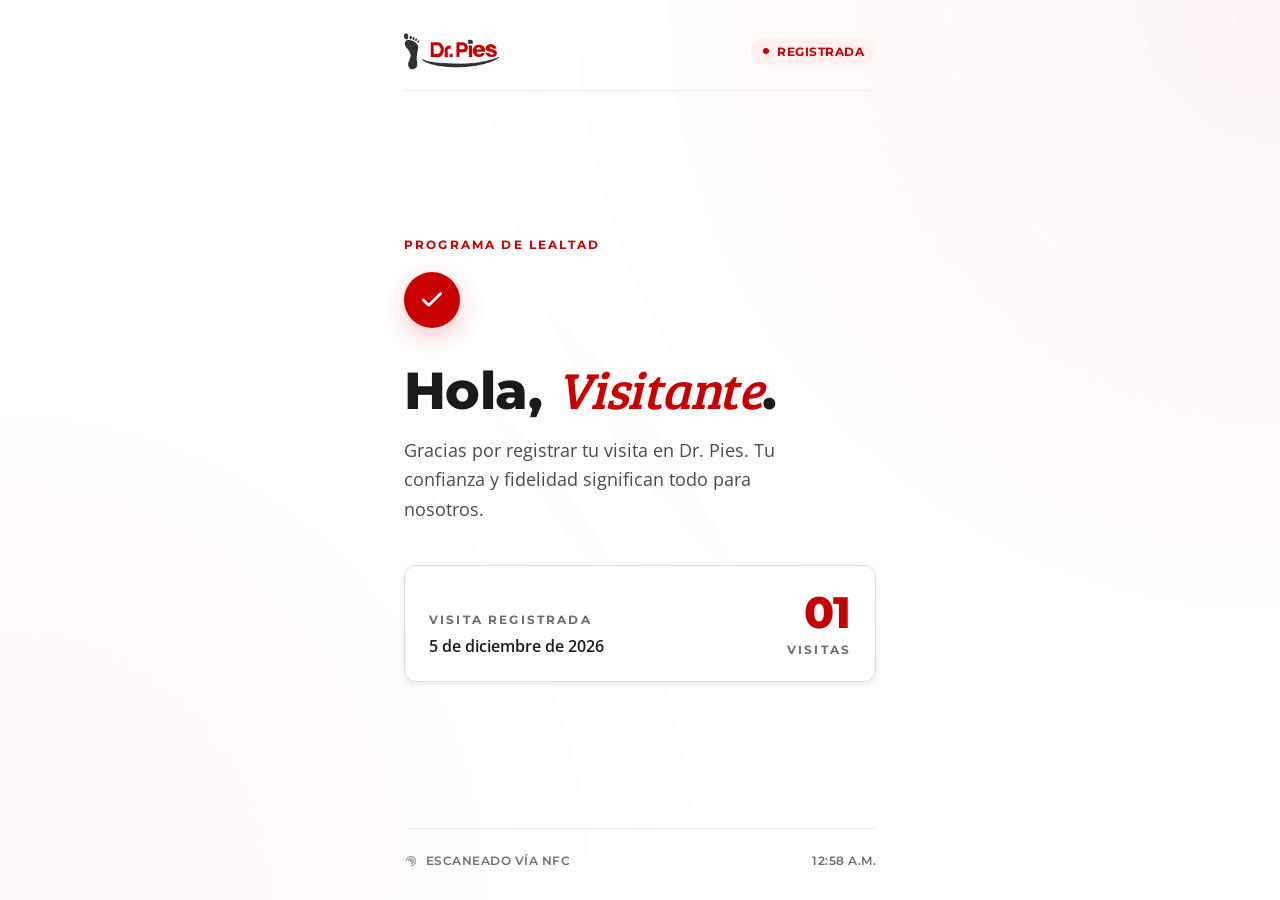
<file: index.html>
<!DOCTYPE html>
<html lang="es">
<head>
<meta charset="UTF-8" />
<meta name="viewport" content="width=device-width, initial-scale=1.0, viewport-fit=cover" />
<meta name="theme-color" content="#FFFFFF" />
<title>Dr. Pies · Programa de Lealtad</title>

<!-- Tokens de marca Dr. Pies (colores + tipografía) -->
<link rel="stylesheet" href="colors_and_type.css" />

<style>
  * { box-sizing: border-box; margin: 0; padding: 0; }

  html, body {
    background: var(--color-bg);
    color: var(--color-fg);
    font-family: var(--font-body);
    -webkit-font-smoothing: antialiased;
    min-height: 100vh;
    min-height: 100dvh;
  }

  /* Acento sutil de marca en el fondo */
  body::before {
    content: '';
    position: fixed;
    inset: 0;
    background:
      radial-gradient(circle at top right, rgba(200,0,0,0.04), transparent 60%),
      radial-gradient(circle at bottom left, rgba(200,0,0,0.03), transparent 55%);
    pointer-events: none;
    z-index: 0;
  }

  .container {
    position: relative;
    z-index: 1;
    max-width: 520px;
    margin: 0 auto;
    padding: max(2rem, env(safe-area-inset-top)) var(--space-6) max(2rem, env(safe-area-inset-bottom));
    min-height: 100vh;
    min-height: 100dvh;
    display: flex;
    flex-direction: column;
  }

  /* ===== HEADER ===== */
  header {
    display: flex;
    justify-content: space-between;
    align-items: center;
    padding-bottom: var(--space-5);
    border-bottom: 1px solid var(--color-divider);
    opacity: 0;
    animation: fadeIn 0.6s ease 0.1s forwards;
  }

  .logo {
    height: 38px;
    width: auto;
    display: block;
  }

  .pill {
    display: inline-flex;
    align-items: center;
    gap: var(--space-2);
    padding: 6px 12px;
    background: var(--color-brand-soft);
    color: var(--color-brand);
    border-radius: var(--radius-pill);
    font-family: var(--font-display);
    font-size: var(--fs-12);
    font-weight: 700;
    text-transform: uppercase;
    letter-spacing: var(--tracking-wide);
  }

  .pill .dot {
    width: 6px;
    height: 6px;
    background: var(--color-brand);
    border-radius: 50%;
    animation: pulse 2s ease-in-out infinite;
  }

  /* ===== MAIN ===== */
  main {
    flex: 1;
    display: flex;
    flex-direction: column;
    justify-content: center;
    padding: var(--space-12) 0;
  }

  .eyebrow {
    font-family: var(--font-display);
    font-weight: 700;
    font-size: var(--fs-12);
    letter-spacing: var(--tracking-eyebrow);
    text-transform: uppercase;
    color: var(--color-brand);
    margin-bottom: var(--space-5);
    opacity: 0;
    animation: fadeIn 0.5s ease 0.25s forwards;
  }

  .check-wrap {
    margin-bottom: var(--space-8);
    opacity: 0;
    animation: fadeIn 0.5s ease 0.3s forwards;
  }

  .check {
    width: 56px;
    height: 56px;
    border-radius: 50%;
    background: var(--color-brand);
    display: flex;
    align-items: center;
    justify-content: center;
    box-shadow: var(--shadow-red);
  }

  .check svg {
    width: 26px;
    height: 26px;
    stroke-dasharray: 30;
    stroke-dashoffset: 30;
    animation: drawCheck 0.6s ease 0.7s forwards;
  }

  .greeting {
    font-family: var(--font-display);
    font-weight: 800;
    font-size: clamp(2.25rem, 8.5vw, 3.25rem);
    line-height: var(--lh-tight);
    letter-spacing: var(--tracking-tight);
    color: var(--color-fg);
    margin-bottom: var(--space-4);
    opacity: 0;
    animation: slideUp 0.7s cubic-bezier(0.16, 1, 0.3, 1) 0.45s forwards;
  }

  .greeting .name {
    font-family: var(--font-accent);
    font-style: italic;
    font-weight: 400;
    color: var(--color-brand);
  }

  .message {
    font-family: var(--font-body);
    font-weight: 400;
    font-size: var(--fs-18);
    line-height: var(--lh-relaxed);
    color: var(--color-fg-muted);
    max-width: 420px;
    opacity: 0;
    animation: slideUp 0.7s cubic-bezier(0.16, 1, 0.3, 1) 0.6s forwards;
  }

  /* ===== VISIT CARD ===== */
  .visit-card {
    margin-top: var(--space-10);
    padding: var(--space-6);
    background: var(--color-bg-elevated);
    border: 1px solid var(--color-border);
    border-radius: var(--radius-lg);
    box-shadow: var(--shadow-sm);
    display: flex;
    justify-content: space-between;
    align-items: flex-end;
    opacity: 0;
    animation: slideUp 0.7s cubic-bezier(0.16, 1, 0.3, 1) 0.75s forwards;
  }

  .visit-card .meta {
    display: flex;
    flex-direction: column;
    gap: var(--space-2);
  }

  .meta-label {
    font-family: var(--font-display);
    font-weight: 700;
    font-size: var(--fs-12);
    text-transform: uppercase;
    letter-spacing: var(--tracking-eyebrow);
    color: var(--color-fg-subtle);
  }

  .visit-card .date {
    font-family: var(--font-body);
    font-weight: 600;
    font-size: var(--fs-16);
    color: var(--color-fg);
  }

  .visit-number {
    text-align: right;
  }

  .visit-number .num {
    font-family: var(--font-display);
    font-weight: 800;
    font-size: 2.75rem;
    line-height: 1;
    letter-spacing: var(--tracking-tight);
    color: var(--color-brand);
  }

  .visit-number .meta-label {
    margin-top: var(--space-2);
    display: block;
  }

  /* ===== FOOTER ===== */
  footer {
    margin-top: auto;
    padding-top: var(--space-6);
    border-top: 1px solid var(--color-divider);
    display: flex;
    justify-content: space-between;
    align-items: center;
    font-family: var(--font-display);
    font-size: var(--fs-12);
    font-weight: 600;
    color: var(--color-fg-subtle);
    text-transform: uppercase;
    letter-spacing: var(--tracking-wide);
    opacity: 0;
    animation: fadeIn 0.6s ease 0.9s forwards;
  }

  footer .nfc-icon {
    display: inline-flex;
    align-items: center;
    gap: var(--space-2);
  }

  footer svg {
    width: 14px;
    height: 14px;
    opacity: 0.7;
  }

  @keyframes fadeIn {
    to { opacity: 1; }
  }

  @keyframes slideUp {
    from { opacity: 0; transform: translateY(16px); }
    to { opacity: 1; transform: translateY(0); }
  }

  @keyframes pulse {
    0%, 100% { opacity: 1; transform: scale(1); }
    50% { opacity: 0.5; transform: scale(0.85); }
  }

  @keyframes drawCheck {
    to { stroke-dashoffset: 0; }
  }

  @media (max-width: 380px) {
    .visit-card { flex-direction: column; align-items: flex-start; gap: var(--space-5); }
    .visit-number { text-align: left; }
  }
</style>
</head>
<body>
<div class="container">

  <header>
    <!-- Coloca el archivo del logo (dr-pies-logo.png) en la misma carpeta que este HTML -->
    <img src="dr-pies-logo.png" alt="Dr. Pies" class="logo" />
    <span class="pill"><span class="dot"></span>Registrada</span>
  </header>

  <main>
    <span class="eyebrow">Programa de Lealtad</span>

    <div class="check-wrap">
      <div class="check">
        <svg viewBox="0 0 24 24" fill="none" stroke="white" stroke-width="2.5" stroke-linecap="round" stroke-linejoin="round">
          <polyline points="20 6 9 17 4 12"></polyline>
        </svg>
      </div>
    </div>

    <h1 class="greeting">
      Hola, <span class="name" id="nombre">Visitante</span>.
    </h1>

    <p class="message">
      Gracias por registrar tu visita en Dr. Pies. Tu confianza y fidelidad significan todo para nosotros.
    </p>

    <div class="visit-card">
      <div class="meta">
        <span class="meta-label">Visita registrada</span>
        <span class="date" id="fecha">—</span>
      </div>
      <div class="visit-number">
        <div class="num" id="contador">01</div>
        <span class="meta-label">Visitas</span>
      </div>
    </div>
  </main>

  <footer>
    <span class="nfc-icon">
      <svg viewBox="0 0 24 24" fill="none" stroke="currentColor" stroke-width="2" stroke-linecap="round" stroke-linejoin="round">
        <path d="M4 12c0-4 4-8 8-8s8 4 8 8-4 8-8 8"></path>
        <path d="M8 12c0-2 2-4 4-4s4 2 4 4-2 4-4 4"></path>
        <circle cx="12" cy="12" r="1"></circle>
      </svg>
      Escaneado vía NFC
    </span>
    <span id="hora">—</span>
  </footer>

</div>

<script>
  // 1. Nombre desde URL (?nombre=Edwin+Vargas)
  const params = new URLSearchParams(window.location.search);
  const nombre = params.get('nombre') || 'Visitante';
  document.getElementById('nombre').textContent = nombre;

  // 2. Fecha y hora en español
  const ahora = new Date();
  const fechaFmt = ahora.toLocaleDateString('es-MX', {
    day: 'numeric', month: 'long', year: 'numeric'
  });
  const horaFmt = ahora.toLocaleTimeString('es-MX', {
    hour: '2-digit', minute: '2-digit'
  });
  document.getElementById('fecha').textContent = fechaFmt;
  document.getElementById('hora').textContent = horaFmt;

  // 3. Contador de visitas (localStorage, por nombre)
  const key = `visitas_${nombre}`;
  const visitas = parseInt(localStorage.getItem(key) || '0') + 1;
  localStorage.setItem(key, visitas);
  document.getElementById('contador').textContent = String(visitas).padStart(2, '0');
</script>
</body>
</html>
</file>
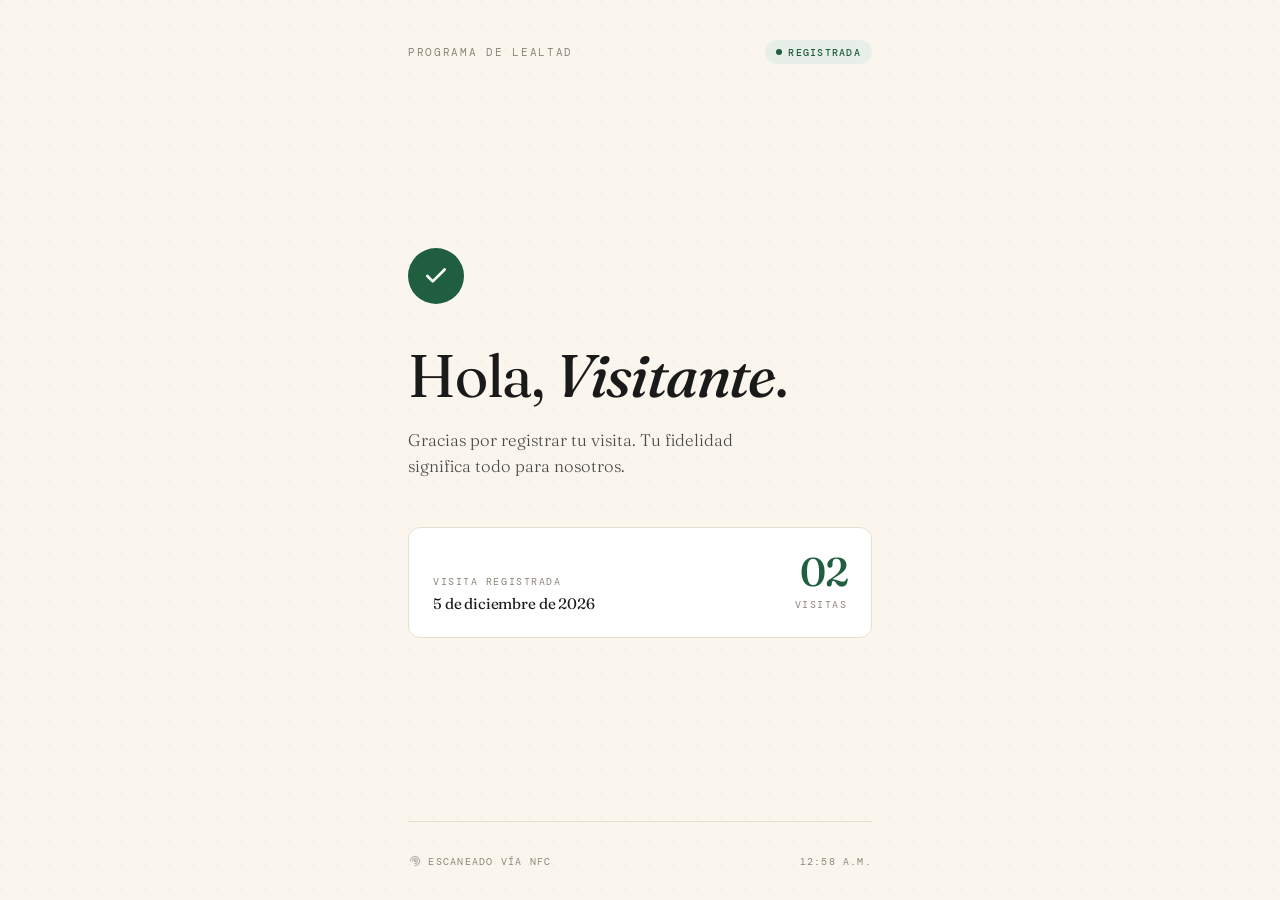
<file: lealtad.html>
<!DOCTYPE html>
<html lang="es">
<head>
<meta charset="UTF-8" />
<meta name="viewport" content="width=device-width, initial-scale=1.0, viewport-fit=cover" />
<meta name="theme-color" content="#FAF6EE" />
<title>Programa de Lealtad</title>

<link rel="preconnect" href="https://fonts.googleapis.com">
<link rel="preconnect" href="https://fonts.gstatic.com" crossorigin>
<link href="https://fonts.googleapis.com/css2?family=Fraunces:opsz,wght@9..144,300;9..144,400;9..144,500;9..144,600&family=DM+Mono:wght@400;500&display=swap" rel="stylesheet">

<style>
  :root {
    --bg: #FAF6EE;
    --ink: #1A1A1A;
    --ink-soft: #4A4A4A;
    --ink-mute: #8B8579;
    --accent: #1F5E3F;
    --accent-soft: #E8EFE9;
    --line: #E5DFCF;
  }

  * { box-sizing: border-box; margin: 0; padding: 0; }

  html, body {
    background: var(--bg);
    color: var(--ink);
    font-family: 'DM Mono', monospace;
    -webkit-font-smoothing: antialiased;
    min-height: 100vh;
    min-height: 100dvh;
  }

  /* subtle paper grain */
  body::before {
    content: '';
    position: fixed;
    inset: 0;
    background-image: radial-gradient(circle at 1px 1px, rgba(0,0,0,0.025) 1px, transparent 0);
    background-size: 24px 24px;
    pointer-events: none;
    z-index: 0;
  }

  .container {
    position: relative;
    z-index: 1;
    max-width: 520px;
    margin: 0 auto;
    padding: max(2.5rem, env(safe-area-inset-top)) 1.75rem max(2rem, env(safe-area-inset-bottom));
    min-height: 100vh;
    min-height: 100dvh;
    display: flex;
    flex-direction: column;
  }

  header {
    display: flex;
    justify-content: space-between;
    align-items: center;
    opacity: 0;
    animation: fadeIn 0.6s ease 0.1s forwards;
  }

  .label {
    font-family: 'DM Mono', monospace;
    font-size: 0.7rem;
    text-transform: uppercase;
    letter-spacing: 0.15em;
    color: var(--ink-mute);
  }

  .pill {
    display: inline-flex;
    align-items: center;
    gap: 0.4rem;
    padding: 0.35rem 0.7rem;
    background: var(--accent-soft);
    color: var(--accent);
    border-radius: 100px;
    font-size: 0.65rem;
    font-weight: 500;
    text-transform: uppercase;
    letter-spacing: 0.12em;
  }

  .pill .dot {
    width: 6px;
    height: 6px;
    background: var(--accent);
    border-radius: 50%;
    animation: pulse 2s ease-in-out infinite;
  }

  main {
    flex: 1;
    display: flex;
    flex-direction: column;
    justify-content: center;
    padding: 3rem 0;
  }

  .check-wrap {
    margin-bottom: 2.5rem;
    opacity: 0;
    animation: fadeIn 0.5s ease 0.3s forwards;
  }

  .check {
    width: 56px;
    height: 56px;
    border-radius: 50%;
    background: var(--accent);
    display: flex;
    align-items: center;
    justify-content: center;
  }

  .check svg {
    width: 26px;
    height: 26px;
    stroke-dasharray: 30;
    stroke-dashoffset: 30;
    animation: drawCheck 0.6s ease 0.7s forwards;
  }

  .greeting {
    font-family: 'Fraunces', serif;
    font-weight: 400;
    font-size: clamp(2.5rem, 9vw, 3.75rem);
    line-height: 1.05;
    letter-spacing: -0.02em;
    color: var(--ink);
    margin-bottom: 1.25rem;
    opacity: 0;
    animation: slideUp 0.7s cubic-bezier(0.16, 1, 0.3, 1) 0.45s forwards;
  }

  .greeting .name {
    font-style: italic;
    font-weight: 500;
  }

  .message {
    font-family: 'Fraunces', serif;
    font-weight: 300;
    font-size: 1.05rem;
    line-height: 1.55;
    color: var(--ink-soft);
    max-width: 380px;
    opacity: 0;
    animation: slideUp 0.7s cubic-bezier(0.16, 1, 0.3, 1) 0.6s forwards;
  }

  .visit-card {
    margin-top: 3rem;
    padding: 1.5rem;
    background: white;
    border: 1px solid var(--line);
    border-radius: 12px;
    display: flex;
    justify-content: space-between;
    align-items: flex-end;
    opacity: 0;
    animation: slideUp 0.7s cubic-bezier(0.16, 1, 0.3, 1) 0.75s forwards;
  }

  .visit-card .meta {
    display: flex;
    flex-direction: column;
    gap: 0.35rem;
  }

  .visit-card .meta .label {
    font-size: 0.65rem;
  }

  .visit-card .date {
    font-family: 'Fraunces', serif;
    font-size: 0.95rem;
    color: var(--ink);
    letter-spacing: -0.01em;
  }

  .visit-number {
    text-align: right;
  }

  .visit-number .num {
    font-family: 'Fraunces', serif;
    font-weight: 500;
    font-size: 2.5rem;
    line-height: 1;
    letter-spacing: -0.04em;
    color: var(--accent);
  }

  .visit-number .label {
    font-size: 0.6rem;
    margin-top: 0.3rem;
  }

  footer {
    margin-top: auto;
    padding-top: 2rem;
    border-top: 1px solid var(--line);
    display: flex;
    justify-content: space-between;
    align-items: center;
    font-size: 0.65rem;
    color: var(--ink-mute);
    text-transform: uppercase;
    letter-spacing: 0.12em;
    opacity: 0;
    animation: fadeIn 0.6s ease 0.9s forwards;
  }

  footer .nfc-icon {
    display: inline-flex;
    align-items: center;
    gap: 0.4rem;
  }

  footer svg {
    width: 14px;
    height: 14px;
    opacity: 0.6;
  }

  @keyframes fadeIn {
    to { opacity: 1; }
  }

  @keyframes slideUp {
    from { opacity: 0; transform: translateY(16px); }
    to { opacity: 1; transform: translateY(0); }
  }

  @keyframes pulse {
    0%, 100% { opacity: 1; transform: scale(1); }
    50% { opacity: 0.5; transform: scale(0.85); }
  }

  @keyframes drawCheck {
    to { stroke-dashoffset: 0; }
  }

  @media (max-width: 380px) {
    .visit-card { flex-direction: column; align-items: flex-start; gap: 1.25rem; }
    .visit-number { text-align: left; }
  }
</style>
</head>
<body>
<div class="container">

  <header>
    <span class="label">Programa de Lealtad</span>
    <span class="pill"><span class="dot"></span>Registrada</span>
  </header>

  <main>
    <div class="check-wrap">
      <div class="check">
        <svg viewBox="0 0 24 24" fill="none" stroke="white" stroke-width="2.5" stroke-linecap="round" stroke-linejoin="round">
          <polyline points="20 6 9 17 4 12"></polyline>
        </svg>
      </div>
    </div>

    <h1 class="greeting">
      Hola, <span class="name" id="nombre">Visitante</span>.
    </h1>

    <p class="message">
      Gracias por registrar tu visita. Tu fidelidad significa todo para nosotros.
    </p>

    <div class="visit-card">
      <div class="meta">
        <span class="label">Visita registrada</span>
        <span class="date" id="fecha">—</span>
      </div>
      <div class="visit-number">
        <div class="num" id="contador">01</div>
        <span class="label">Visitas</span>
      </div>
    </div>
  </main>

  <footer>
    <span class="nfc-icon">
      <svg viewBox="0 0 24 24" fill="none" stroke="currentColor" stroke-width="2" stroke-linecap="round" stroke-linejoin="round">
        <path d="M4 12c0-4 4-8 8-8s8 4 8 8-4 8-8 8"></path>
        <path d="M8 12c0-2 2-4 4-4s4 2 4 4-2 4-4 4"></path>
        <circle cx="12" cy="12" r="1"></circle>
      </svg>
      Escaneado vía NFC
    </span>
    <span id="hora">—</span>
  </footer>

</div>

<script>
  // 1. Nombre desde URL (?nombre=Edwin+Vargas)
  const params = new URLSearchParams(window.location.search);
  const nombre = params.get('nombre') || 'Visitante';
  document.getElementById('nombre').textContent = nombre;

  // 2. Fecha y hora en español
  const ahora = new Date();
  const fechaFmt = ahora.toLocaleDateString('es-MX', {
    day: 'numeric', month: 'long', year: 'numeric'
  });
  const horaFmt = ahora.toLocaleTimeString('es-MX', {
    hour: '2-digit', minute: '2-digit'
  });
  document.getElementById('fecha').textContent = fechaFmt;
  document.getElementById('hora').textContent = horaFmt;

  // 3. Contador de visitas (localStorage, por nombre)
  const key = `visitas_${nombre}`;
  const visitas = parseInt(localStorage.getItem(key) || '0') + 1;
  localStorage.setItem(key, visitas);
  document.getElementById('contador').textContent = String(visitas).padStart(2, '0');
</script>
</body>
</html>
</file>
<file: colors_and_type.css>
/* =========================================================
   DR. PIES — Color & Type Tokens
   Brand: Clínica podiátrica · Tijuana, México
   ========================================================= */

/* ---------- Fonts ----------
   Loaded from Google Fonts. If you have licensed copies of these
   webfonts, drop them into /fonts and replace these imports.
   - Montserrat   → display / headings (authority, uppercase setting)
   - Open Sans    → body copy (long-form medical content)
   - Bree Serif   → italic display accent (closest free match to the
                    bespoke italic-slab wordmark in the Dr. Pies logo).
                    DO NOT re-set "Dr. Pies" in this font — always use
                    the logo PNG/SVG.
*/
@import url('https://fonts.googleapis.com/css2?family=Montserrat:wght@500;600;700;800;900&family=Open+Sans:ital,wght@0,400;0,500;0,600;0,700;1,400&family=Bree+Serif&display=swap');

:root {
  /* ============== COLOR — RAW PALETTE ============== */

  /* Brand reds — sampled from the logo and brand photography */
  --dp-red-700:    #8E0000;   /* deepest — pressed, focus rings on red surfaces */
  --dp-red-600:    #B40000;   /* hover for primary red                          */
  --dp-red-500:    #C80000;   /* PRIMARY · wordmark red, primary buttons        */
  --dp-red-400:    #EF3340;   /* accent · used in photography overlays, badges  */
  --dp-red-300:    #FF6A6A;   /* soft accent · subtle dividers, decorative      */
  --dp-red-50:     #FFF1F1;   /* wash · alert backgrounds, hero panels          */

  /* Neutral ramp — warm, slightly desaturated to feel clinical not sterile */
  --dp-ink:        #1A1A1A;   /* primary text on white                          */
  --dp-ink-soft:   #323232;   /* foot-icon ink, secondary heading color         */
  --dp-slate-700:  #4A4A4A;   /* body text                                      */
  --dp-slate-500:  #6E6E6E;   /* secondary copy, captions                       */
  --dp-slate-300:  #B8B8B8;   /* dividers, disabled                             */
  --dp-slate-200:  #DCDCDC;   /* hairline borders                               */
  --dp-slate-100:  #EFEFEF;   /* card surfaces on white                         */
  --dp-slate-50:   #F7F7F5;   /* page wash                                      */
  --dp-white:      #FFFFFF;

  /* Semantic — clinical signals (use sparingly; the brand is mono-red) */
  --dp-success:    #2E8B57;   /* "cita confirmada", positive lab results        */
  --dp-warning:    #E08A00;   /* atención required                              */
  --dp-info:       #1F6FB2;   /* informational notes                            */

  /* ============== COLOR — SEMANTIC ============== */
  --color-bg:              var(--dp-white);
  --color-bg-soft:         var(--dp-slate-50);
  --color-bg-elevated:     var(--dp-white);
  --color-bg-inverse:      var(--dp-ink);

  --color-fg:              var(--dp-ink);
  --color-fg-muted:        var(--dp-slate-700);
  --color-fg-subtle:       var(--dp-slate-500);
  --color-fg-inverse:      var(--dp-white);
  --color-fg-on-red:       var(--dp-white);

  --color-brand:           var(--dp-red-500);
  --color-brand-hover:     var(--dp-red-600);
  --color-brand-active:    var(--dp-red-700);
  --color-brand-soft:      var(--dp-red-50);
  --color-brand-accent:    var(--dp-red-400);

  --color-border:          var(--dp-slate-200);
  --color-border-strong:   var(--dp-slate-300);
  --color-divider:         var(--dp-slate-100);

  --color-focus-ring:      var(--dp-red-500);

  /* ============== TYPE — FAMILIES ============== */
  --font-display:  'Montserrat', system-ui, -apple-system, "Segoe UI", sans-serif;
  --font-body:     'Open Sans', system-ui, -apple-system, "Segoe UI", sans-serif;
  --font-accent:   'Bree Serif', Georgia, serif;       /* italic display moments only */
  --font-mono:     ui-monospace, SFMono-Regular, "SF Mono", Menlo, monospace;

  /* ============== TYPE — SCALE ============== */
  --fs-12:  0.75rem;   /* 12 — legal, badges          */
  --fs-14:  0.875rem;  /* 14 — captions, eyebrow      */
  --fs-16:  1rem;      /* 16 — body base              */
  --fs-18:  1.125rem;  /* 18 — body large             */
  --fs-20:  1.25rem;   /* 20 — lead paragraph         */
  --fs-24:  1.5rem;    /* 24 — h4                     */
  --fs-30:  1.875rem;  /* 30 — h3                     */
  --fs-36:  2.25rem;   /* 36 — h2                     */
  --fs-48:  3rem;      /* 48 — h1                     */
  --fs-64:  4rem;      /* 64 — display / hero         */

  --lh-tight:  1.1;
  --lh-snug:   1.25;
  --lh-normal: 1.5;
  --lh-relaxed: 1.65;

  --tracking-tight:  -0.01em;
  --tracking-normal:  0;
  --tracking-wide:    0.04em;
  --tracking-eyebrow: 0.18em;   /* "EXPERTOS EN PIES" all-caps eyebrow look      */

  /* ============== SPACING ============== */
  --space-1:  4px;
  --space-2:  8px;
  --space-3:  12px;
  --space-4:  16px;
  --space-5:  20px;
  --space-6:  24px;
  --space-8:  32px;
  --space-10: 40px;
  --space-12: 48px;
  --space-16: 64px;
  --space-20: 80px;
  --space-24: 96px;

  /* ============== RADII ============== */
  --radius-xs:  2px;
  --radius-sm:  4px;
  --radius-md:  6px;    /* default — buttons, inputs, cards */
  --radius-lg:  12px;
  --radius-pill: 999px;
  --radius-circle: 50%;  /* used for hero photography motifs */

  /* ============== SHADOWS ============== */
  --shadow-xs: 0 1px 2px rgba(26,26,26,0.06);
  --shadow-sm: 0 2px 6px rgba(26,26,26,0.08);
  --shadow-md: 0 6px 18px rgba(26,26,26,0.10);
  --shadow-lg: 0 18px 40px rgba(26,26,26,0.14);
  --shadow-red: 0 8px 24px rgba(200,0,0,0.22);     /* primary CTA lift */

  /* ============== LAYOUT ============== */
  --container-max: 1180px;
  --container-pad: clamp(20px, 4vw, 48px);
}

/* ============== SEMANTIC ELEMENT STYLES ==============
   Apply these via the matching utility class OR by extending. */

.dp-display {
  font-family: var(--font-display);
  font-weight: 800;
  font-size: var(--fs-64);
  line-height: var(--lh-tight);
  letter-spacing: var(--tracking-tight);
  color: var(--color-fg);
}

.dp-h1 {
  font-family: var(--font-display);
  font-weight: 800;
  font-size: var(--fs-48);
  line-height: var(--lh-tight);
  letter-spacing: var(--tracking-tight);
  color: var(--color-fg);
}

.dp-h2 {
  font-family: var(--font-display);
  font-weight: 700;
  font-size: var(--fs-36);
  line-height: var(--lh-snug);
  color: var(--color-fg);
}

.dp-h3 {
  font-family: var(--font-display);
  font-weight: 700;
  font-size: var(--fs-30);
  line-height: var(--lh-snug);
  color: var(--color-fg);
}

.dp-h4 {
  font-family: var(--font-display);
  font-weight: 600;
  font-size: var(--fs-24);
  line-height: var(--lh-snug);
  color: var(--color-fg);
}

.dp-eyebrow {
  font-family: var(--font-display);
  font-weight: 700;
  font-size: var(--fs-14);
  letter-spacing: var(--tracking-eyebrow);
  text-transform: uppercase;
  color: var(--color-brand);
}

.dp-lead {
  font-family: var(--font-body);
  font-weight: 400;
  font-size: var(--fs-20);
  line-height: var(--lh-relaxed);
  color: var(--color-fg-muted);
}

.dp-body {
  font-family: var(--font-body);
  font-weight: 400;
  font-size: var(--fs-16);
  line-height: var(--lh-relaxed);
  color: var(--color-fg-muted);
}

.dp-body-strong {
  font-family: var(--font-body);
  font-weight: 700;
  font-size: var(--fs-16);
  line-height: var(--lh-relaxed);
  color: var(--color-fg);
}

.dp-caption {
  font-family: var(--font-body);
  font-weight: 400;
  font-size: var(--fs-14);
  line-height: var(--lh-normal);
  color: var(--color-fg-subtle);
}

.dp-quote {
  /* "Visitar una clínica de podología en Tijuana para tratarse el pie,
      equivale a visitar un salón de belleza para curarse una migraña." */
  font-family: var(--font-accent);
  font-style: italic;
  font-weight: 400;
  font-size: var(--fs-30);
  line-height: var(--lh-snug);
  color: var(--color-fg);
}

.dp-link {
  color: var(--color-brand);
  text-decoration: underline;
  text-underline-offset: 3px;
  text-decoration-thickness: 1.5px;
}
.dp-link:hover { color: var(--color-brand-hover); }
</file>
